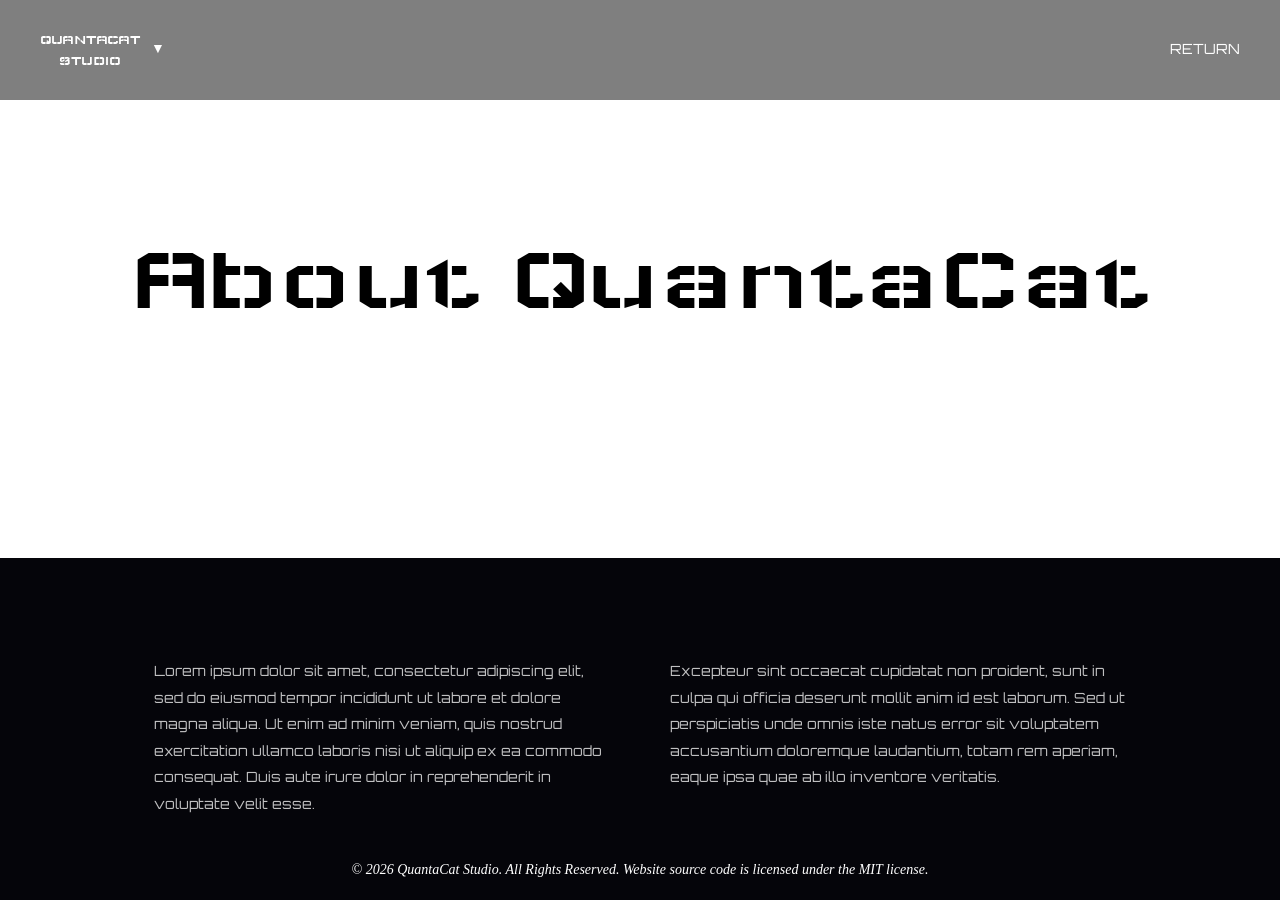
<file: html/about.html>
<!DOCTYPE html>
<html lang="en">
<head>
    <meta charset="UTF-8">
    <meta name="viewport" content="width=device-width, initial-scale=1.0">
    <title>QuantaCat | About</title>
    <link rel="stylesheet" href="../css/about.css">
    <link rel="preconnect" href="https://fonts.gstatic.com" crossorigin>
</head>
<body>
<header class="top-bar">
    <nav class="navbar">
        <div class="quantacat-dropdown" tabindex="0">
            <label class="quantacat-dropdown-label">
                QUANTACAT <br>STUDIO
                <i class="dropdown-arrow">▼</i>
            </label>
            <div class="quantacat-dropdown-content">
                <ul>
                    <li><a href="about.html">About</a></li>
                    <li><a href="contact.html">Contact</a></li>
                    <li><a href="community.php">Community</a></li>
                    <li><a href="Other Game Ideas.html">Other Game Ideas</a></li>
                </ul>
            </div>
        </div>
        <a class="navbar-return" href="../index.html">RETURN</a>
    </nav>
</header>
<main class="about-main">
    <section class="about-header">
        <img class="about-art" src="../images/Placeholder About Header.png" alt="QuantaCat Studio header art">
        <h1 class="about-title"><span>About</span> <span>QuantaCat</span></h1>
    </section>
    <section class="about-text">
        <div class="about-text-columns">
            <p>
                Lorem ipsum dolor sit amet, consectetur adipiscing elit, sed do eiusmod tempor incididunt ut labore et dolore magna aliqua. Ut enim ad minim veniam, quis nostrud exercitation ullamco laboris nisi ut aliquip ex ea commodo consequat. Duis aute irure dolor in reprehenderit in voluptate velit esse.
            </p>
            <p>
                Excepteur sint occaecat cupidatat non proident, sunt in culpa qui officia deserunt mollit anim id est laborum. Sed ut perspiciatis unde omnis iste natus error sit voluptatem accusantium doloremque laudantium, totam rem aperiam, eaque ipsa quae ab illo inventore veritatis.
            </p>
        </div>
    </section>
</main>
<footer>
    <p>© 2026 QuantaCat Studio. All Rights Reserved. Website source code is licensed under the MIT license.</p>
</footer>
</body>
</html>
</file>
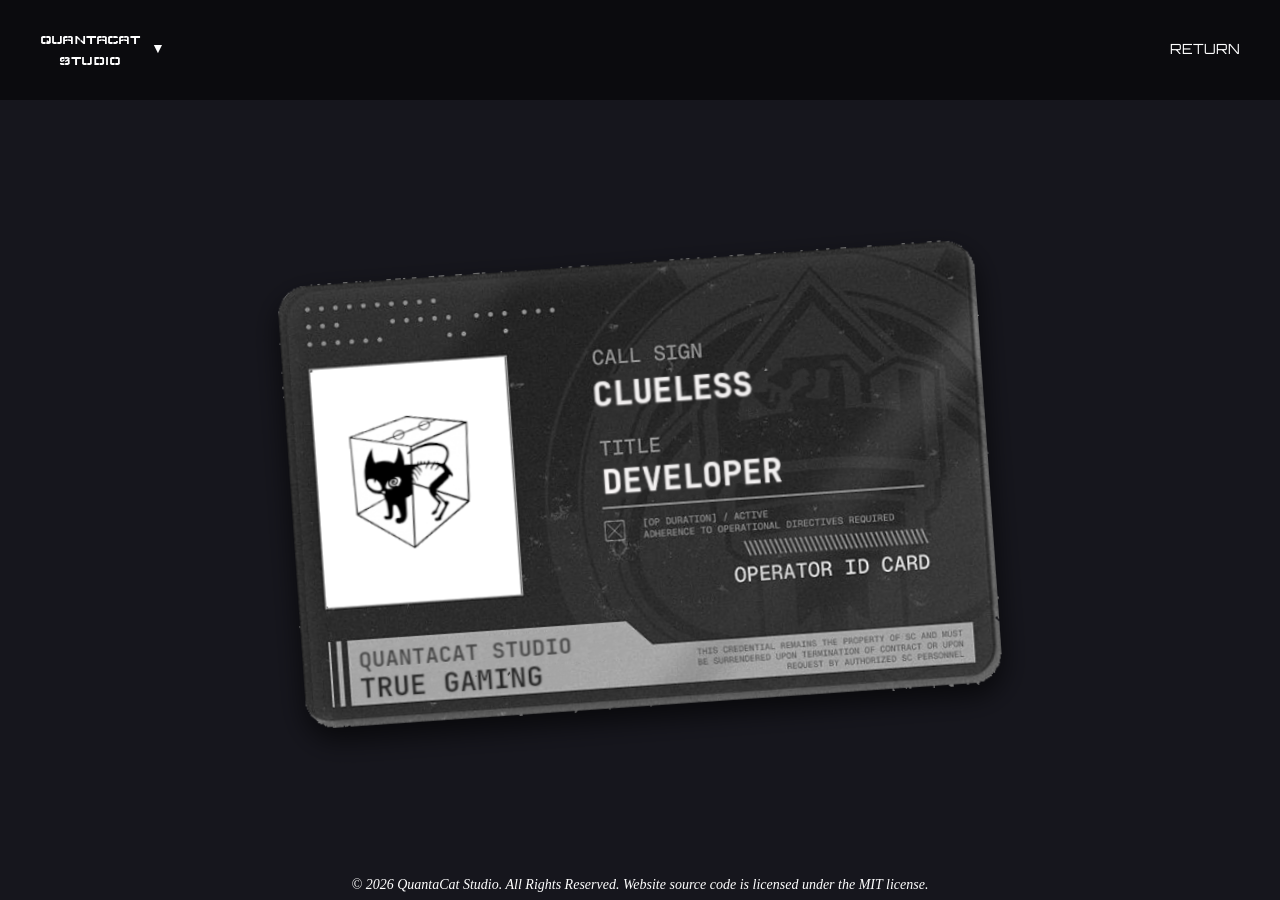
<file: html/contact.html>
<!DOCTYPE html>
<html lang="en">
<head>
    <meta charset="UTF-8">
    <meta name="viewport" content="width=device-width, initial-scale=1.0">
    <title>QuantaCat | Contact</title>
    <link rel="stylesheet" href="../css/contact.css">
    <link rel="preconnect" href="https://fonts.gstatic.com" crossorigin>
</head>
<body>
<header class="top-bar">
    <nav class="navbar">
        <div class="quantacat-dropdown" tabindex="0">
            <label class="quantacat-dropdown-label">
                QUANTACAT <br>STUDIO
                <i class="dropdown-arrow">▼</i>
            </label>
            <div class="quantacat-dropdown-content">
                <ul>
                    <li><a href="about.html">About</a></li>
                    <li><a href="contact.html">Contact</a></li>
                    <li><a href="community.php">Community</a></li>
                    <li><a href="Other Game Ideas.html">Other Game Ideas</a></li>
                </ul>
            </div>
        </div>
        <a class="navbar-return" href="../index.html">RETURN</a>
    </nav>
</header>
<main class="contact-main">
    <section class="contact-id">
        <div class="contact-card">
            <img src="../images/Placeholder Clueless ID.png" alt="Clueless ID Card">
        </div>
    </section>
</main>
<footer>
    <p>© 2026 QuantaCat Studio. All Rights Reserved. Website source code is licensed under the MIT license.</p>
</footer>
</body>
</html>
</file>
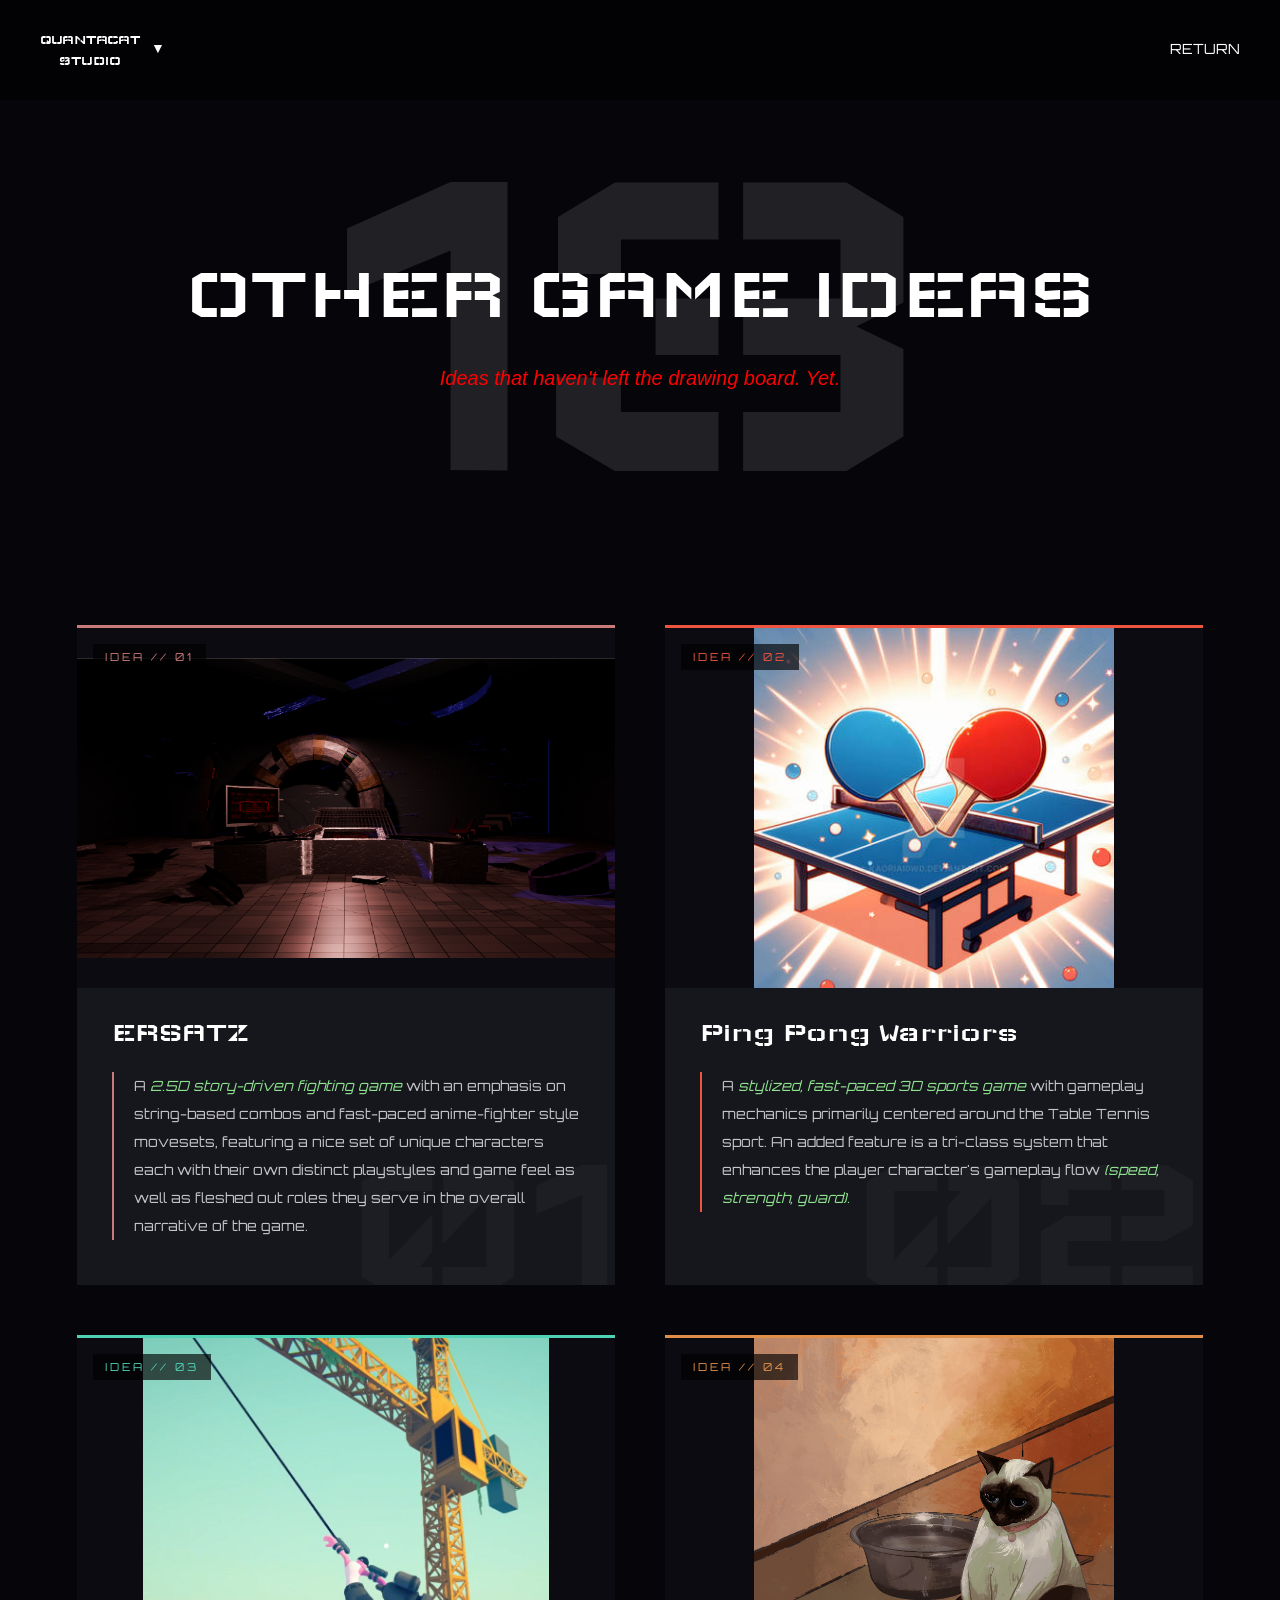
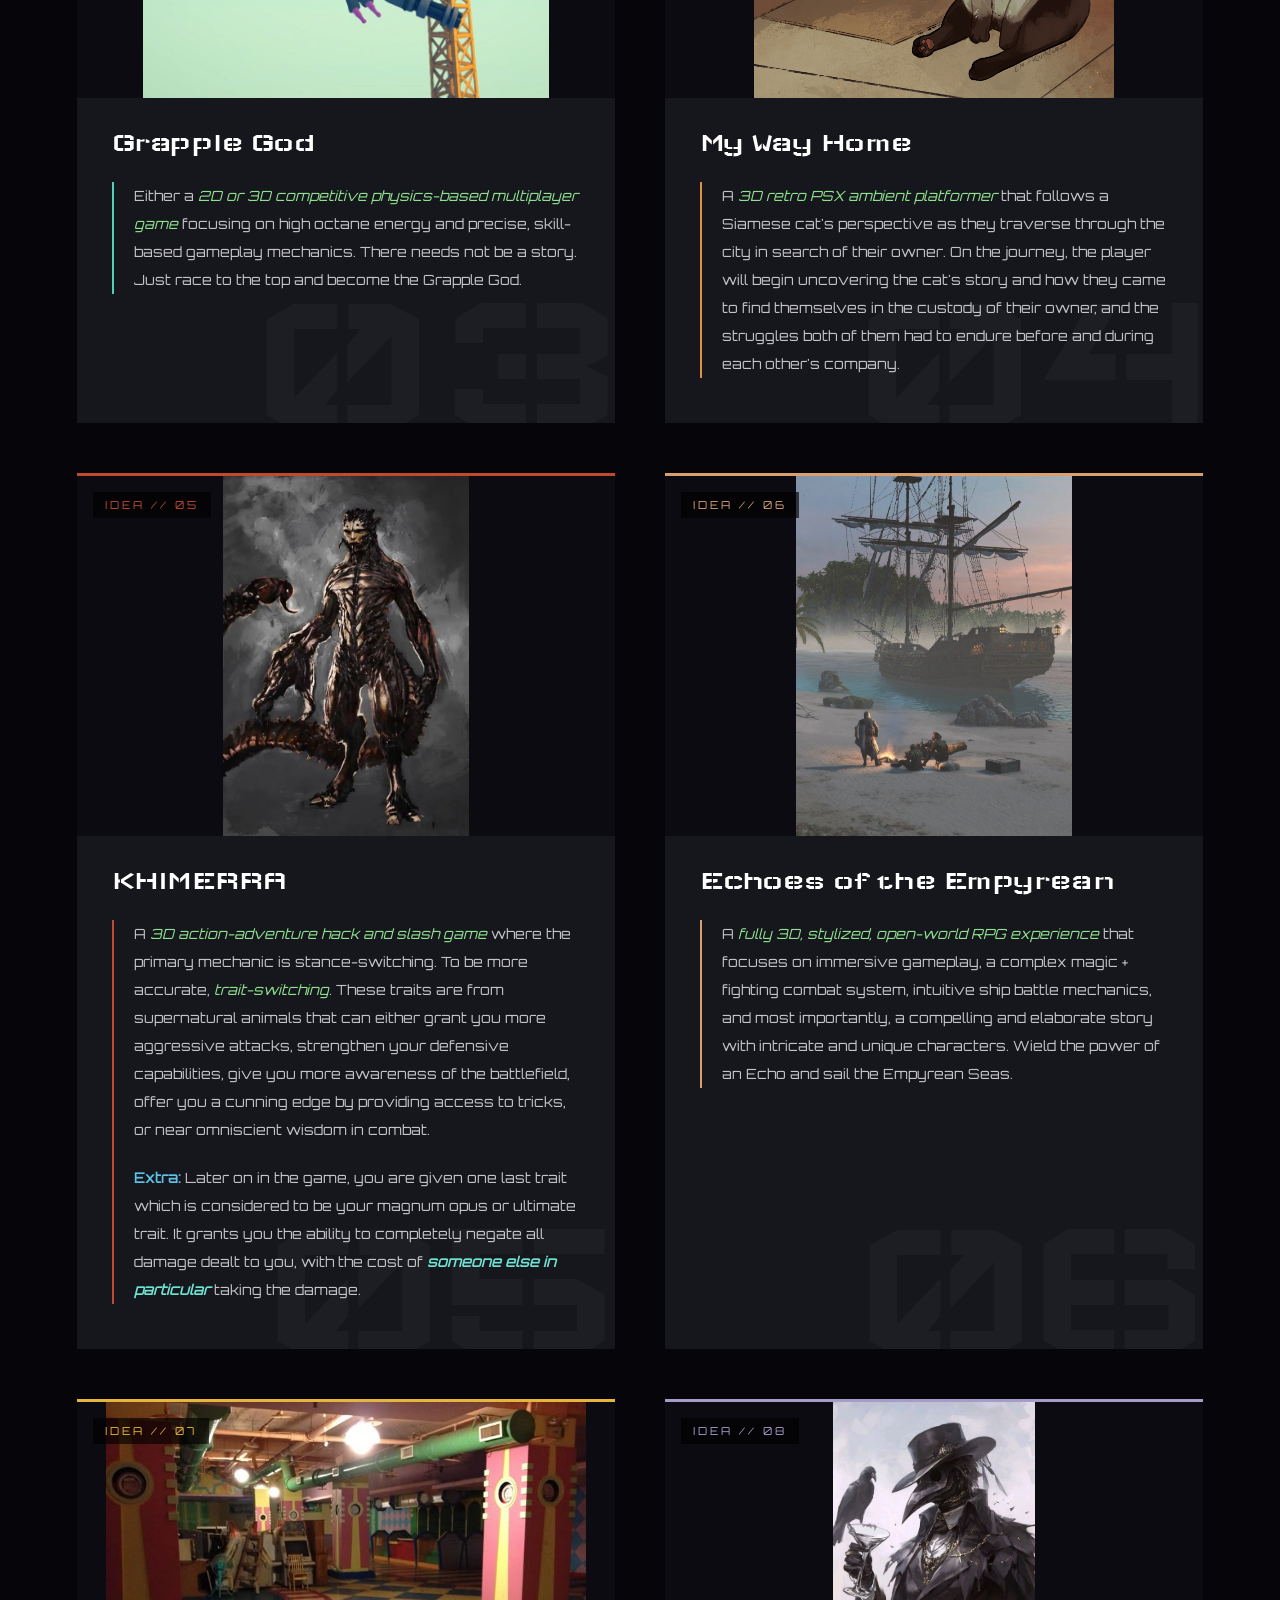
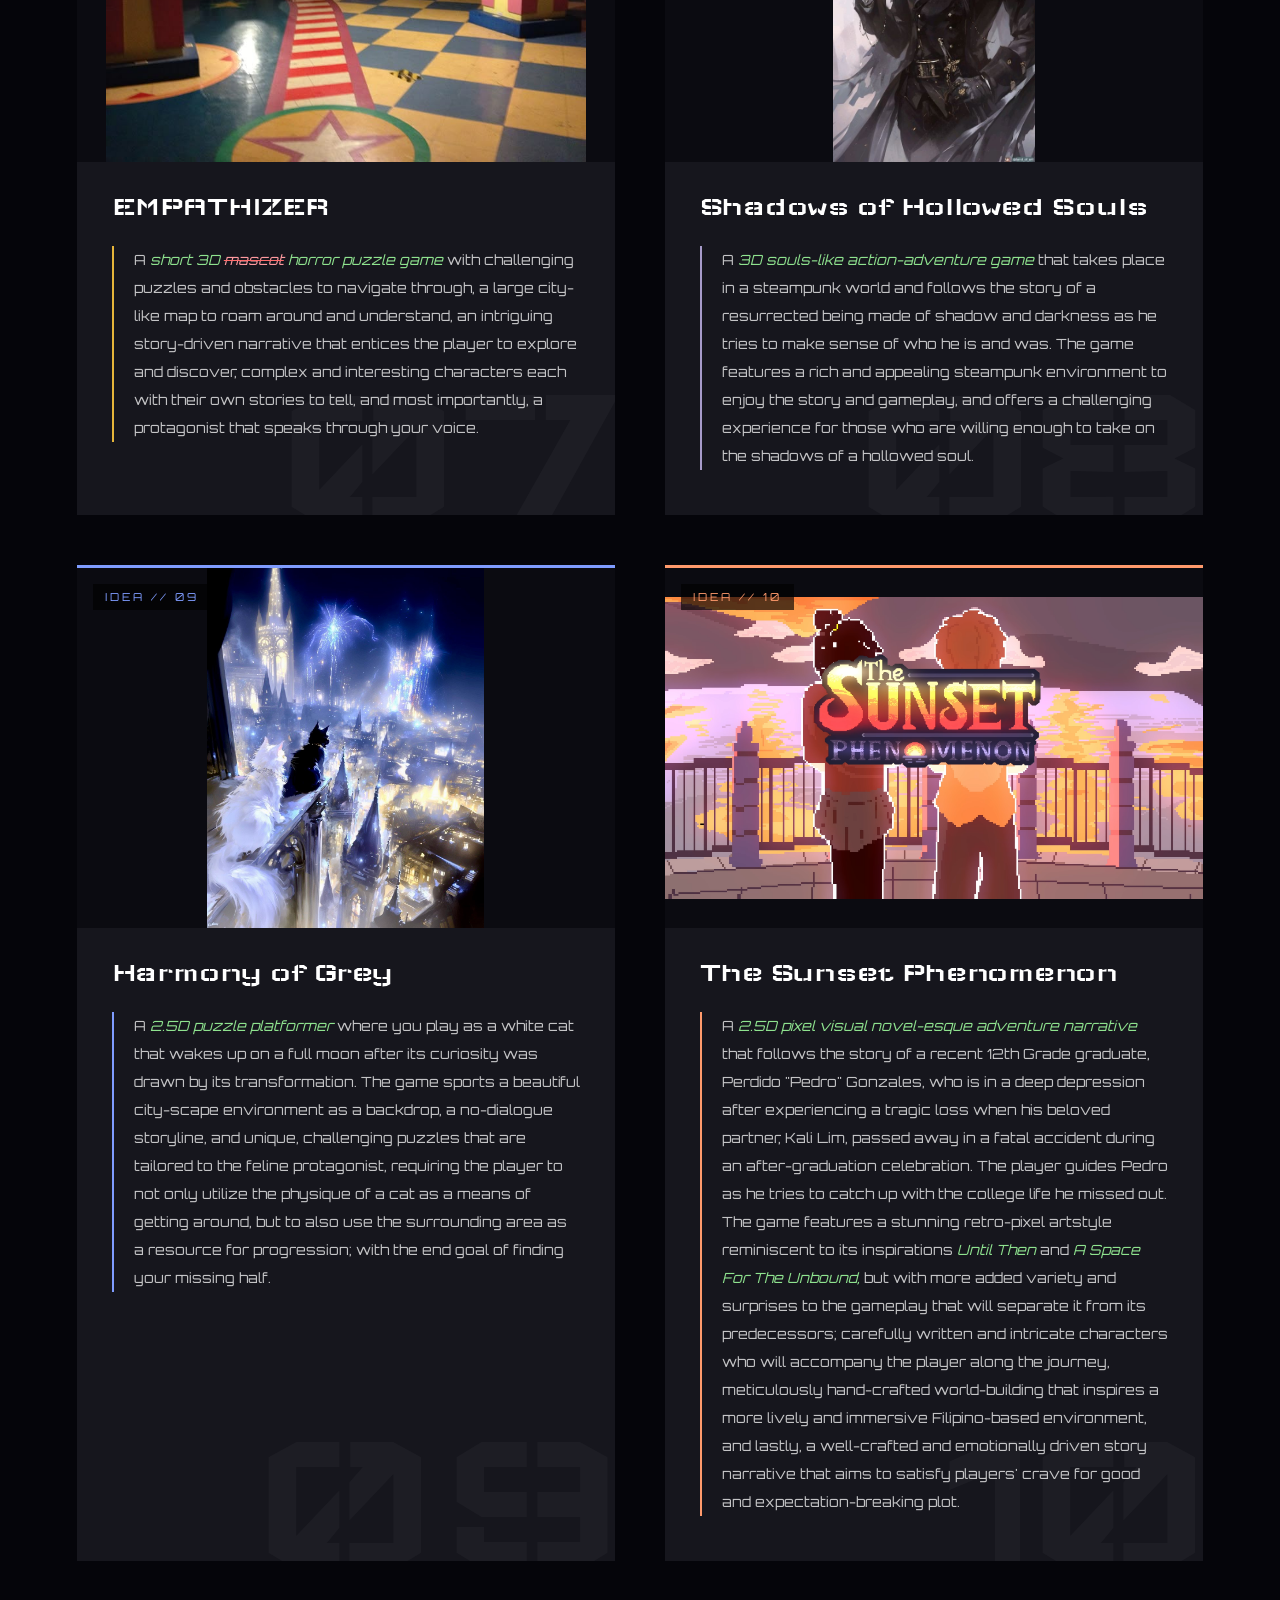
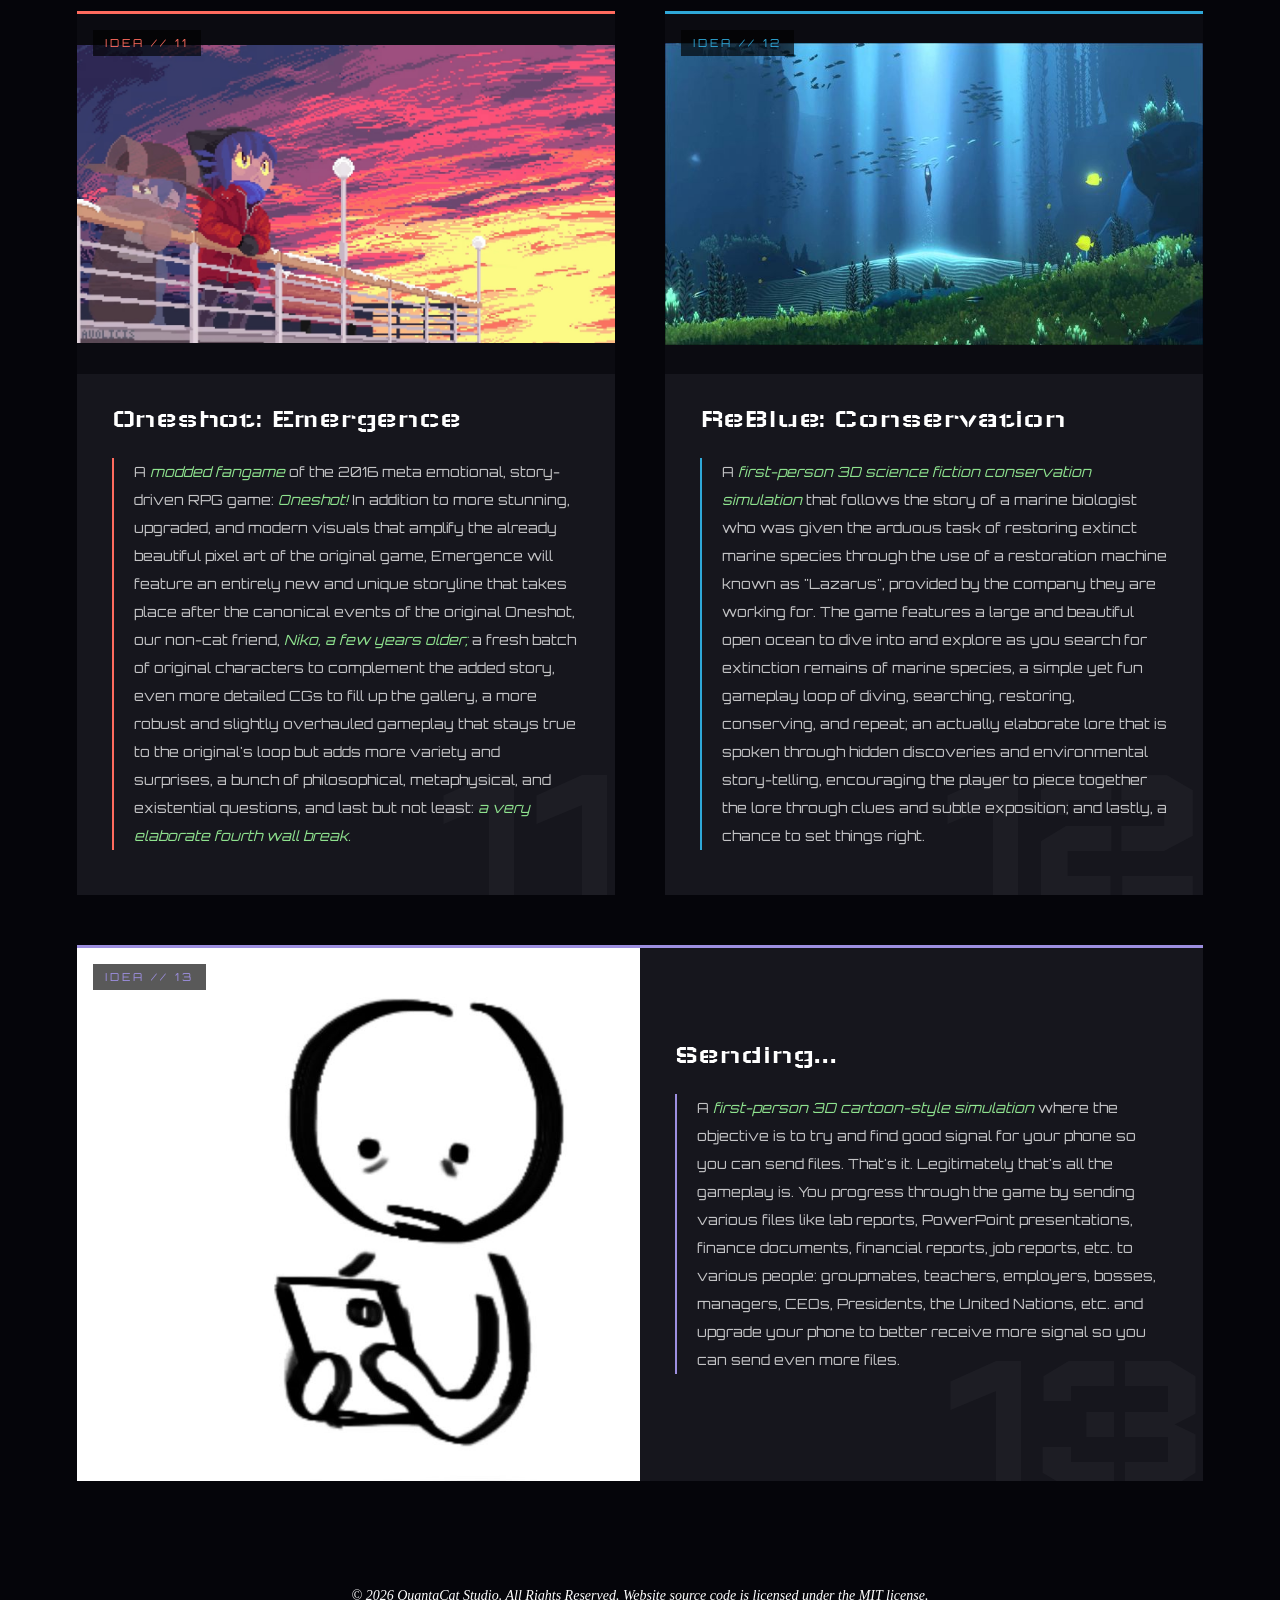
<file: html/Other Game Ideas.html>
<!DOCTYPE html>
<html lang="en">
<head>
    <meta charset="UTF-8">
    <meta name="viewport" content="width=device-width, initial-scale=1.0">
    <title>QuantaCat | Other Game Ideas</title>
    <link rel="stylesheet" href="../css/Other Game Ideas.css">
    <link rel="preconnect" href="https://fonts.gstatic.com" crossorigin>
</head>
<body>
<header class="top-bar">
    <nav class="navbar">
        <div class="quantacat-dropdown" tabindex="0">
            <label class="quantacat-dropdown-label">
                QUANTACAT <br>STUDIO
                <i class="dropdown-arrow">▼</i>
            </label>
            <div class="quantacat-dropdown-content">
                <ul>
                    <li><a href="about.html">About</a></li>
                    <li><a href="contact.html">Contact</a></li>
                    <li><a href="community.php">Community</a></li>
                    <li><a href="Other Game Ideas.html">Other Game Ideas</a></li>
                </ul>
            </div>
        </div>
        <a class="navbar-return" href="../index.html">RETURN</a>
    </nav>
</header>
<main>
    <section class="ideas-intro">
        <div class="ideas-background-number"> 13 </div>
        <h1>OTHER GAME IDEAS</h1>
        <h2 class="ideas-subtext">
            Ideas that haven't left the drawing board. Yet.
        </h2>
    </section>
    <section class="ideas-gallery">
        <div class="ideas-grid">
            <article class="ideas-card">
                <div class="ideas-card-image">
                    <img src="../images/Other Game Ideas Images/ERSATZ Thumbnail.png" alt="Ersatz placeholder" loading="lazy"/>
                    <div class="ideas-card-label"> IDEA // 01 </div>
                </div>
                <div class="ideas-card-text">
                    <h3>ERSATZ</h3>
                    <div class="ideas-card-description">
                        <p>
                            A <span class="ideas-highlight">2.5D story-driven fighting game</span> with an emphasis on string-based combos and fast-paced anime-fighter style movesets, featuring a nice set of unique characters each with their own distinct playstyles and game feel as well as fleshed out roles they serve in the overall narrative of the game.
                        </p>
                    </div>
                </div>
                <div class="ideas-card-number"> 01 </div>
            </article>
            <article class="ideas-card">
                <div class="ideas-card-image">
                    <img src="../images/Other Game Ideas Images/Ping Pong Warriors Thumbnail.png" alt="Ping Pong Warriors placeholder" loading="lazy"/>
                    <div class="ideas-card-label"> IDEA // 02 </div>
                </div>
                <div class="ideas-card-text">
                    <h3>Ping Pong Warriors</h3>
                    <div class="ideas-card-description">
                        <p>
                            A <span class="ideas-highlight">stylized, fast-paced 3D sports game</span> with gameplay mechanics primarily centered around the Table Tennis sport. An added feature is a tri-class system that enhances the player character's gameplay flow <span class="ideas-highlight">(speed, strength, guard).</span>
                        </p>
                    </div>
                </div>
                <div class="ideas-card-number"> 02 </div>
            </article>
            <article class="ideas-card">
                <div class="ideas-card-image">
                    <img src="../images/Other Game Ideas Images/Grapple God Thumbnail.png" alt="Grapple God placeholder" loading="lazy"/>
                    <div class="ideas-card-label"> IDEA // 03 </div>
                </div>
                <div class="ideas-card-text">
                    <h3>Grapple God</h3>
                    <div class="ideas-card-description">
                        <p>
                            Either a <span class="ideas-highlight">2D or 3D competitive physics-based multiplayer game</span> focusing on high octane energy and precise, skill-based gameplay mechanics. There needs not be a story. Just race to the top and become the Grapple God.
                        </p>
                    </div>
                </div>
                <div class="ideas-card-number"> 03 </div>
            </article>
            <article class="ideas-card">
                <div class="ideas-card-image">
                    <img src="../images/Other Game Ideas Images/My Way Home Thumbnail.png" alt="My Way Home placeholder" loading="lazy"/>
                    <div class="ideas-card-label"> IDEA // 04 </div>
                </div>
                <div class="ideas-card-text">
                    <h3>My Way Home</h3>
                    <div class="ideas-card-description">
                        <p>
                            A <span class="ideas-highlight">3D retro PSX ambient platformer</span> that follows a Siamese cat's perspective as they traverse through the city in search of their owner. On the journey, the player will begin uncovering the cat's story and how they came to find themselves in the custody of their owner, and the struggles both of them had to endure before and during each other's company.
                        </p>
                    </div>
                </div>
                <div class="ideas-card-number"> 04 </div>
            </article>
            <article class="ideas-card">
                <div class="ideas-card-image">
                    <img src="../images/Other Game Ideas Images/Khimerra Thumbnail.jpeg" alt="Khimerra placeholder" loading="lazy"/>
                    <div class="ideas-card-label"> IDEA // 05 </div>
                </div>
                <div class="ideas-card-text">
                    <h3>KHIMERRA</h3>
                    <div class="ideas-card-description">
                        <p>
                            A <span class="ideas-highlight">3D action-adventure hack and slash game</span> where the primary mechanic is stance-switching. To be more accurate, <span class="ideas-highlight">trait-switching.</span> These traits are from supernatural animals that can either grant you more aggressive attacks, strengthen your defensive capabilities, give you more awareness of the battlefield, offer you a cunning edge by providing access to tricks, or near omniscient wisdom in combat.
                        </p>
                        <p>
                            <span class="ideas-extra">Extra:</span> Later on in the game, you are given one last trait which is considered to be your magnum opus or ultimate trait. It grants you the ability to completely negate all damage dealt to you, with the cost of <span class="ideas-highlight-alt">someone else in particular</span> taking the damage.
                        </p>
                    </div>
                </div>
                <div class="ideas-card-number"> 05 </div>
            </article>
            <article class="ideas-card">
                <div class="ideas-card-image">
                    <img src="../images/Other Game Ideas Images/Echoes of the Empyrean Thumbnail.jpg" alt="Echoes of the Empyrean placeholder" loading="lazy"/>
                    <div class="ideas-card-label"> IDEA // 06 </div>
                </div>
                <div class="ideas-card-text">
                    <h3>Echoes of the Empyrean</h3>
                    <div class="ideas-card-description">
                        <p>
                            A <span class="ideas-highlight">fully 3D, stylized, open-world RPG experience</span> that focuses on immersive gameplay, a complex magic + fighting combat system, intuitive ship battle mechanics, and most importantly, a compelling and elaborate story with intricate and unique characters. Wield the power of an Echo and sail the Empyrean Seas.
                        </p>
                    </div>
                </div>
                <div class="ideas-card-number"> 06 </div>
            </article>
            <article class="ideas-card">
                <div class="ideas-card-image">
                    <img src="../images/Other Game Ideas Images/Empathizer Thumbnail.jpeg" alt="Empathizer placeholder" loading="lazy"/>
                    <div class="ideas-card-label"> IDEA // 07 </div>
                </div>
                <div class="ideas-card-text">
                    <h3>EMPATHIZER</h3>
                    <div class="ideas-card-description">
                        <p>
                            A <span class="ideas-highlight">short 3D <span class="ideas-strike">mascot</span> horror puzzle game</span> with challenging puzzles and obstacles to navigate through, a large city-like map to roam around and understand, an intriguing story-driven narrative that entices the player to explore and discover, complex and interesting characters each with their own stories to tell, and most importantly, a protagonist that speaks through your voice.
                        </p>
                    </div>
                </div>
                <div class="ideas-card-number"> 07 </div>
            </article>
            <article class="ideas-card">
                <div class="ideas-card-image">
                    <img src="../images/Other Game Ideas Images/Shadows of Hollow Souls.png" alt="Shadows of Hollowed Souls placeholder" loading="lazy"/>
                    <div class="ideas-card-label"> IDEA // 08 </div>
                </div>
                <div class="ideas-card-text">
                    <h3>Shadows of Hollowed Souls</h3>
                    <div class="ideas-card-description">
                        <p>
                            A <span class="ideas-highlight">3D souls-like action-adventure game</span> that takes place in a steampunk world and follows the story of a resurrected being made of shadow and darkness as he tries to make sense of who he is and was. The game features a rich and appealing steampunk environment to enjoy the story and gameplay, and offers a challenging experience for those who are willing enough to take on the shadows of a hollowed soul.
                        </p>
                    </div>
                </div>
                <div class="ideas-card-number"> 08 </div>
            </article>
            <article class="ideas-card">
                <div class="ideas-card-image">
                    <img src="../images/Other Game Ideas Images/Harmony of Grey.png" alt="Harmony of Grey placeholder" loading="lazy"/>
                    <div class="ideas-card-label"> IDEA // 09 </div>
                </div>
                <div class="ideas-card-text">
                    <h3>Harmony of Grey</h3>
                    <div class="ideas-card-description">
                        <p>
                            A <span class="ideas-highlight">2.5D puzzle platformer</span> where you play as a white cat that wakes up on a full moon after its curiosity was drawn by its transformation. The game sports a beautiful city-scape environment as a backdrop, a no-dialogue storyline, and unique, challenging puzzles that are tailored to the feline protagonist, requiring the player to not only utilize the physique of a cat as a means of getting around, but to also use the surrounding area as a resource for progression; with the end goal of finding your missing half.
                        </p>
                    </div>
                </div>
                <div class="ideas-card-number"> 09 </div>
            </article>
            <article class="ideas-card">
                <div class="ideas-card-image">
                    <img src="../images/Other Game Ideas Images/The Sunset Phenomenon Thumbnail.png" alt="The Sunset Phenomenon placeholder" loading="lazy"/>
                    <div class="ideas-card-label"> IDEA // 10 </div>
                </div>
                <div class="ideas-card-text">
                    <h3>The Sunset Phenomenon</h3>
                    <div class="ideas-card-description">
                        <p>
                            A <span class="ideas-highlight">2.5D pixel visual novel-esque adventure narrative</span> that follows the story of a recent 12th Grade graduate, Perdido "Pedro" Gonzales, who is in a deep depression after experiencing a tragic loss when his beloved partner, Kali Lim, passed away in a fatal accident during an after-graduation celebration. The player guides Pedro as he tries to catch up with the college life he missed out. The game features a stunning retro-pixel artstyle reminiscent to its inspirations <span class="ideas-highlight">Until Then</span> and <span class="ideas-highlight">A Space For The Unbound,</span> but with more added variety and surprises to the gameplay that will separate it from its predecessors; carefully written and intricate characters who will accompany the player along the journey, meticulously hand-crafted world-building that inspires a more lively and immersive Filipino-based environment, and lastly, a well-crafted and emotionally driven story narrative that aims to satisfy players' crave for good and expectation-breaking plot.
                        </p>
                    </div>
                </div>
                <div class="ideas-card-number"> 10 </div>
            </article>
            <article class="ideas-card">
                <div class="ideas-card-image">
                    <img src="../images/Other Game Ideas Images/Oneshot Emergence Thumbnail.jpg" alt="Oneshot: Emergence placeholder" loading="lazy"/>
                    <div class="ideas-card-label"> IDEA // 11 </div>
                </div>
                <div class="ideas-card-text">
                    <h3>Oneshot: Emergence</h3>
                    <div class="ideas-card-description">
                        <p>
                            A <span class="ideas-highlight">modded fangame</span> of the 2016 meta emotional, story-driven RPG game: <span class="ideas-highlight">Oneshot!</span> In addition to more stunning, upgraded, and modern visuals that amplify the already beautiful pixel art of the original game, Emergence will feature an entirely new and unique storyline that takes place after the canonical events of the original Oneshot, our non-cat friend, <span class="ideas-highlight">Niko, a few years older;</span> a fresh batch of original characters to complement the added story, even more detailed CGs to fill up the gallery, a more robust and slightly overhauled gameplay that stays true to the original's loop but adds more variety and surprises, a bunch of philosophical, metaphysical, and existential questions, and last but not least: <span class="ideas-highlight">a very elaborate fourth wall break.</span>
                        </p>
                    </div>
                </div>
                <div class="ideas-card-number"> 11 </div>
            </article>
            <article class="ideas-card">
                <div class="ideas-card-image">
                    <img src="../images/Other Game Ideas Images/Reblue Conservation.jpg" alt="ReBlue: Conservation placeholder" loading="lazy"/>
                    <div class="ideas-card-label"> IDEA // 12 </div>
                </div>
                <div class="ideas-card-text">
                    <h3>ReBlue: Conservation</h3>
                    <div class="ideas-card-description">
                        <p>
                            A <span class="ideas-highlight">first-person 3D science fiction conservation simulation</span> that follows the story of a marine biologist who was given the arduous task of restoring extinct marine species through the use of a restoration machine known as "Lazarus", provided by the company they are working for. The game features a large and beautiful open ocean to dive into and explore as you search for extinction remains of marine species, a simple yet fun gameplay loop of diving, searching, restoring, conserving, and repeat; an actually elaborate lore that is spoken through hidden discoveries and environmental story-telling, encouraging the player to piece together the lore through clues and subtle exposition; and lastly, a chance to set things right.
                        </p>
                    </div>
                </div>
                <div class="ideas-card-number"> 12 </div>
            </article>
            <article class="ideas-card">
                <div class="ideas-card-image">
                    <img src="../images/Other Game Ideas Images/Sending.png" alt="Sending... placeholder" loading="lazy"/>
                    <div class="ideas-card-label"> IDEA // 13 </div>
                </div>
                <div class="ideas-card-text">
                    <h3>Sending...</h3>
                    <div class="ideas-card-description">
                        <p>
                            A <span class="ideas-highlight">first-person 3D cartoon-style simulation</span> where the objective is to try and find good signal for your phone so you can send files. That's it. Legitimately that's all the gameplay is. You progress through the game by sending various files like lab reports, PowerPoint presentations, finance documents, financial reports, job reports, etc. to various people: groupmates, teachers, employers, bosses, managers, CEOs, Presidents, the United Nations, etc. and upgrade your phone to better receive more signal so you can send even more files.
                        </p>
                    </div>
                </div>
                <div class="ideas-card-number"> 13 </div>
            </article>
        </div>
    </section>
</main>
<footer>
    <p>© 2026 QuantaCat Studio. All Rights Reserved. Website source code is licensed under the MIT license.</p>
</footer>
<script src="../Other Game Ideas.js"></script>
</body>
</html>
</file>
<file: css/about.css>
* {
    margin: 0;
    padding: 0;
    box-sizing: border-box;
}

html {
    height: 100%;
}

body {
    height: 100vh;
    height: 100dvh;
    background: #05050a;
    color: white;
    font-family: Arial, sans-serif;
    font-size: 14px;
    overflow: hidden;
}

.top-bar {
    position: fixed;
    top: 0;
    width: 100%;
    height: 100px;
    display: flex;
    justify-content: flex-start;
    background: rgba(0, 0, 0, 0.5);
    z-index: 100;
    transition: transform 0.3s ease;
}

.topbar-hide {
    transform: translateY(-100%);
}

.navbar {
    display: flex;
    width: 100%;
    padding-left: 40px;
    padding-right: 40px;
    padding-top: 25px;
    gap: 70px;
}

.navbar a {
    padding-left: 30px;
    padding-top: 15px;
    color: white;
    font-family: "Orbitron", sans-serif;
    text-decoration: none;
    transition: color 0.4s ease;
}

.navbar a:hover {
    color: #780606;
}

.navbar-return {
    margin-left: auto;
}

.quantacat-dropdown {
    position: relative;
    display: inline-block;
}

.quantacat-dropdown-label {
    display: block;
    padding-top: 5px;
    text-align: center;
    line-height: 1.5;
    cursor: pointer;
    font-family: "Wallpoet", sans-serif;
}

.dropdown-arrow {
    position: absolute;
    transform: translate(30px, -12px);
}

.quantacat-dropdown-content {
    position: absolute;
    top: 100%;
    left: -25px;
    background-color: #000;
    min-width: 180px;
    z-index: 100;
    opacity: 0;
    visibility: hidden;
    transform: translateY(-8px);
    transition: opacity 0.2s ease, transform 0.2s ease, visibility 0.2s ease;
}

.quantacat-dropdown:hover .quantacat-dropdown-content,
.quantacat-dropdown:focus-within .quantacat-dropdown-content {
    opacity: 1;
    visibility: visible;
    transform: translateY(0);
}

.quantacat-dropdown-content ul {
    list-style: none;
    margin: 0;
    padding: 0;
}

.quantacat-dropdown-content a {
    display: block;
    padding: 10px 15px;
    color: white;
    text-decoration: none;
}

.quantacat-dropdown-content a:hover {
    background-color: #333;
    color: #2D68C4;
}

.about-header {
    position: relative;
    width: 100%;
    height: 62vh;
    overflow: hidden;
    background: #16161D;
}

.about-art {
    position: absolute;
    top: 0;
    left: 0;
    width: 100%;
    height: 100%;
    object-fit: cover;
    object-position: center bottom;
    z-index: 1;
}

.about-title {
    position: absolute;
    top: 50%;
    left: 50%;
    transform: translate(-50%, -50%);
    z-index: 3;
    font-family: "Wallpoet", sans-serif;
    font-size: clamp(36px, 7.5vw, 130px);
    font-weight: normal;
    line-height: 1;
    white-space: nowrap;
    color: black;
    text-align: center;
    pointer-events: none;
}

.about-text {
    height: 33vh;
    padding: 100px 12% 28px;
    background: #05050a;
}

.about-text-columns {
    display: grid;
    grid-template-columns: 1fr 1fr;
    gap: 60px;
    max-width: 1300px;
    margin: 0 auto;
}

.about-text-columns p {
    font-family: "Orbitron", sans-serif;
    font-size: 14px;
    line-height: 1.9;
    color: rgba(255, 255, 255, 0.75);
}

footer {
    padding: 7px;
    text-align: center;
    background: #05050a;
    font-family: "Times New Roman", serif;
    font-size: 14px;
    font-style: italic;
}

@font-face {
    font-family: 'Wallpoet';
    src: url('../fonts/Wallpoet.woff') format('woff');
    font-weight: normal;
    font-style: normal;
}

@font-face {
    font-family: 'Orbitron';
    src: url('../fonts/Orbitron.woff') format('woff');
    font-weight: normal;
    font-style: normal;
}

@media (max-height: 760px) {
    .about-text {
        padding: 28px 12% 18px;
    }

    .about-text-columns p {
        font-size: 12px;
        line-height: 1.7;
    }
}

@media (max-width: 1200px) {
    .about-text {
        padding-left: 8%;
        padding-right: 8%;
    }

    .about-text-columns {
        gap: 40px;
    }
}

@media (max-width: 768px) {
    body {
        height: auto;
        min-height: 100vh;
        min-height: 100dvh;
        overflow-x: hidden;
        overflow-y: auto;
    }

    .top-bar {
        height: 75px;
    }

    .navbar {
        width: 100%;
        padding: 15px 15px 0;
        gap: 18px;
        align-items: flex-start;
    }

    .navbar a {
        padding-left: 5px;
        padding-top: 10px;
        font-size: 11px;
    }

    .quantacat-dropdown-label {
        padding: 5px 6px 20px;
        font-size: 0;
    }

    .quantacat-dropdown-label::before {
        content: "";
        display: block;
        width: 22px;
        height: 2px;
        margin: 12px auto 0;
        background: #ffffff;
        box-shadow: 0 -7px 0 #ffffff, 0 7px 0 #ffffff;
    }

    .dropdown-arrow {
        display: none;
    }

    .quantacat-dropdown-content {
        left: -10px;
        min-width: 180px;
    }

    .about-header {
        height: 70vh;
        height: 70svh;
        min-height: 420px;
    }

    .about-title {
        font-size: clamp(36px, 13vw, 80px);
        line-height: 1.1;
    }

    .about-title span {
        display: block;
    }

    .about-text {
        height: auto;
        padding: 25px 10% 30px;
    }

    .about-text-columns {
        grid-template-columns: 1fr;
        gap: 24px;
    }

    .about-text-columns p {
        font-size: 13px;
        line-height: 1.8;
    }

    footer {
        padding: 10px 15px;
        font-size: 12px;
        line-height: 1.5;
    }
}

@media (max-width: 480px) {
    .top-bar {
        height: 65px;
    }

    .navbar {
        padding: 10px 8px 0;
        gap: 14px;
    }

    .quantacat-dropdown-content {
        left: -5px;
        min-width: 160px;
    }

    .quantacat-dropdown-content a {
        padding: 9px 12px;
        font-size: 11px;
    }

    .about-text-columns p {
        font-size: 12px;
    }

    footer {
        font-size: 10px;
    }
}
</file>
<file: css/contact.css>
* {
    margin: 0;
    padding: 0;
    box-sizing: border-box;
}

html {
    height: 100%;
}

body {
    display: flex;
    flex-direction: column;
    height: 100vh;
    height: 100dvh;
    background: #16161D;
    color: white;
    font-family: Arial, sans-serif;
    font-size: 14px;
    overflow: hidden;
}

.top-bar {
    position: fixed;
    top: 0;
    width: 100%;
    height: 100px;
    display: flex;
    justify-content: flex-start;
    background: rgba(0, 0, 0, 0.5);
    z-index: 100;
    transition: transform 0.3s ease;
}

.navbar {
    display: flex;
    width: 100%;
    padding-left: 40px;
    padding-right: 40px;
    padding-top: 25px;
    gap: 70px;
}

.navbar a {
    padding-left: 30px;
    padding-top: 15px;
    color: white;
    font-family: "Orbitron", sans-serif;
    text-decoration: none;
    transition: color 0.4s ease;
}

.navbar a:hover {
    color: #780606;
}

.navbar-return {
    margin-left: auto;
}

.quantacat-dropdown {
    position: relative;
    display: inline-block;
}

.quantacat-dropdown-label {
    display: block;
    padding-top: 5px;
    text-align: center;
    line-height: 1.5;
    cursor: pointer;
    font-family: "Wallpoet", sans-serif;
}

.dropdown-arrow {
    position: absolute;
    transform: translate(30px, -12px);
}

.quantacat-dropdown-content {
    position: absolute;
    top: 100%;
    left: -25px;
    background-color: #000;
    min-width: 180px;
    z-index: 100;
    opacity: 0;
    visibility: hidden;
    transform: translateY(-8px);
    transition: opacity 0.2s ease, transform 0.2s ease, visibility 0.2s ease;
}

.quantacat-dropdown:hover .quantacat-dropdown-content,
.quantacat-dropdown:focus-within .quantacat-dropdown-content {
    opacity: 1;
    visibility: visible;
    transform: translateY(0);
}

.quantacat-dropdown-content ul {
    list-style: none;
    margin: 0;
    padding: 0;
}

.quantacat-dropdown-content a {
    display: block;
    padding: 10px 15px;
    color: white;
    text-decoration: none;
}

.quantacat-dropdown-content a:hover {
    background-color: #333;
    color: #2D68C4;
}

.contact-main {
    display: flex;
    flex: 1;
    justify-content: center;
    align-items: center;
    min-height: 0;
    padding-top: 100px;
    overflow: hidden;
}

.contact-card {
    width: min(60vw, 700px, 90vh);
    transform: rotate(-4deg);
    animation: contactCard-Animation 2.4s both;
}

.contact-card img {
    display: block;
    width: 100%;
    height: auto;
}

@keyframes contactCard-Animation {
    0% {
        transform: translate(8vw, -100vh) rotate(35deg) scale(1.35);
        filter: drop-shadow(0 70px 45px rgba(0, 0, 0, 0.35));
        opacity: 0;
        animation-timing-function: cubic-bezier(0.16, 1, 0.3, 1);
    }
    5% {
        opacity: 1;
    }
    100% {
        transform: translate(0, 0) rotate(-4deg) scale(1);
        filter: drop-shadow(0 12px 14px rgba(0, 0, 0, 0.65));
        opacity: 1;
    }
}

footer {
    padding: 7px;
    text-align: center;
    font-family: "Times New Roman", serif;
    font-size: 14px;
    font-style: italic;
}

@font-face {
    font-family: 'Wallpoet';
    src: url('../fonts/Wallpoet.woff') format('woff');
    font-weight: normal;
    font-style: normal;
}

@font-face {
    font-family: 'Orbitron';
    src: url('../fonts/Orbitron.woff') format('woff');
    font-weight: normal;
    font-style: normal;
}

@media (max-width: 768px) {
    .top-bar {
        height: 75px;
    }

    .navbar {
        width: 100%;
        padding: 15px 15px 0;
        gap: 18px;
        align-items: flex-start;
    }

    .navbar a {
        padding-left: 5px;
        padding-top: 10px;
        font-size: 11px;
    }

    .quantacat-dropdown-label {
        padding: 5px 6px 20px;
        font-size: 0;
    }

    .quantacat-dropdown-label::before {
        content: "";
        display: block;
        width: 22px;
        height: 2px;
        margin: 12px auto 0;
        background: #ffffff;
        box-shadow: 0 -7px 0 #ffffff, 0 7px 0 #ffffff;
    }

    .dropdown-arrow {
        display: none;
    }

    .quantacat-dropdown-content {
        left: -10px;
        min-width: 180px;
    }

    .contact-main {
        padding-top: 75px;
    }

    .contact-card {
        width: min(88vw, 90vh);
    }

    footer {
        padding: 10px 15px;
        font-size: 12px;
        line-height: 1.5;
    }
}

@media (max-width: 480px) {
    .top-bar {
        height: 65px;
    }

    .navbar {
        padding: 10px 8px 0;
        gap: 14px;
    }

    .quantacat-dropdown-content {
        left: -5px;
        min-width: 160px;
    }

    .quantacat-dropdown-content a {
        padding: 9px 12px;
        font-size: 11px;
    }

    .contact-main {
        padding-top: 65px;
    }

    footer {
        font-size: 10px;
    }
}
</file>
<file: css/Other Game Ideas.css>
* {
    margin: 0;
    padding: 0;
    box-sizing: border-box;
}

body {
    background: #05050a;
    color: white;
    font-family: Arial, sans-serif;
    font-size: 14px;
    min-height: 100vh;
    overflow-x: hidden;
}

.top-bar {
    position: fixed;
    top: 0;
    width: 100%;
    height: 100px;
    display: flex;
    justify-content: flex-start;
    background: rgba(0, 0, 0, 0.5);
    z-index: 100;
    transition: transform 0.3s ease;
}

.topbar-hide {
    transform: translateY(-100%);
}

.navbar {
    display: flex;
    width: 100%;
    padding-left: 40px;
    padding-right: 40px;
    padding-top: 25px;
    gap: 70px;
}

.navbar a {
    padding-left: 30px;
    padding-top: 15px;
    color: white;
    font-family: "Orbitron", sans-serif;
    text-decoration: none;
    transition: color 0.4s ease;
}

.navbar a:hover {
    color: #780606;
}

.navbar-return {
    margin-left: auto;
}

.quantacat-dropdown {
    position: relative;
    display: inline-block;
}

.quantacat-dropdown-label {
    display: block;
    padding-top: 5px;
    text-align: center;
    line-height: 1.5;
    cursor: pointer;
    font-family: "Wallpoet", sans-serif;
}

.dropdown-arrow {
    position: absolute;
    transform: translate(30px, -12px);
}

.quantacat-dropdown-content {
    position: absolute;
    top: 100%;
    left: -25px;
    background-color: #000;
    min-width: 180px;
    z-index: 100;
    opacity: 0;
    visibility: hidden;
    transform: translateY(-8px);
    transition: opacity 0.2s ease, transform 0.2s ease, visibility 0.2s ease;
}

.quantacat-dropdown:hover .quantacat-dropdown-content,
.quantacat-dropdown:focus-within .quantacat-dropdown-content {
    opacity: 1;
    visibility: visible;
    transform: translateY(0);
}

.quantacat-dropdown-content ul {
    list-style: none;
    margin: 0;
    padding: 0;
}

.quantacat-dropdown-content a {
    display: block;
    padding: 10px 15px;
    color: white;
    text-decoration: none;
}

.quantacat-dropdown-content a:hover {
    background-color: #333;
    color: #2D68C4;
}

.ideas-gallery {
    padding: 40px 6% 100px;
}

.ideas-grid {
    display: grid;
    grid-template-columns: repeat(2, minmax(0, 1fr));
    gap: 50px;
    max-width: 1400px;
    margin: 0 auto;
}

.ideas-card {
    --accent: #780606;
    position: relative;
    display: flex;
    flex-direction: column;
    overflow: hidden;
    background-color: #16161D;
    border-top: 3px solid var(--accent);
    transition: box-shadow 0.4s ease;
}

.ideas-card:hover {
    box-shadow: 0 0 40px -12px var(--accent);
}

.ideas-card.ideas-animate {
    opacity: 0;
    transform: translateY(40px);
}

.ideas-card.is-visible {
    animation: ideasCard-Animation 0.9s ease-in-out forwards;
}

.ideas-card:nth-child(even).is-visible {
    animation-delay: 0.15s;
}

@keyframes ideasCard-Animation {
    0% {
        transform: translateY(40px);
        opacity: 0;
    }
    100% {
        transform: translateY(0);
        opacity: 1;
    }
}

.ideas-intro {
    position: relative;
    display: flex;
    flex-direction: column;
    justify-content: center;
    align-items: center;
    height: 65vh;
    min-height: 420px;
    padding: 60px 5% 0;
    overflow: hidden;
    text-align: center;
}

.ideas-background-number {
    position: absolute;
    top: 50%;
    left: 50%;
    transform: translate(-50%, -45%);
    z-index: 0;
    font-family: "Wallpoet", sans-serif;
    font-size: 500px;
    color: rgb(255 255 255 / 0.11);
    pointer-events: none;
    -webkit-user-select: none;
    user-select: none;
}

.ideas-intro h1 {
    position: relative;
    z-index: 1;
}

.ideas-subtext {
    position: relative;
    z-index: 1;
    padding-top: 35px;
    font-family: Arial, sans-serif;
    font-size: 20px;
    font-weight: normal;
    font-style: italic;
    color: red;
}

.ideas-card:nth-child(1) {
    --accent: #c97a7a;
}

.ideas-card:nth-child(2) {
    --accent: #ee5440;
}

.ideas-card:nth-child(3) {
    --accent: #4fd1b5;
}

.ideas-card:nth-child(4) {
    --accent: #e08f4a;
}

.ideas-card:nth-child(5) {
    --accent: #c0492f;
}

.ideas-card:nth-child(6) {
    --accent: #d9a06f;
}

.ideas-card:nth-child(7) {
    --accent: #e6b53a;
}

.ideas-card:nth-child(8) {
    --accent: #a79bc9;
}

.ideas-card:nth-child(9) {
    --accent: #7f9cff;
}

.ideas-card:nth-child(10) {
    --accent: #ff9a6c;
}

.ideas-card:nth-child(11) {
    --accent: #ff6b5e;
}

.ideas-card:nth-child(12) {
    --accent: #2fa8d8;
}

.ideas-card:nth-child(13) {
    --accent: #9d8fe0;
}

.ideas-card:last-child:nth-child(odd) {
    grid-column: 1 / -1;
    flex-direction: row;
}

.ideas-card-image {
    position: relative;
    display: flex;
    justify-content: center;
    height: 360px;
    background-color: #0b0b11;
    overflow: hidden;
}

.ideas-card-image img {
    width: 100%;
    height: 100%;
    object-fit: contain;
    transition: transform 0.6s ease;
}

.ideas-card:hover .ideas-card-image img {
    transform: scale(1.04);
}

.ideas-card:last-child:nth-child(odd) .ideas-card-image {
    flex: 0 0 50%;
    height: auto;
    min-height: 400px;
}

.ideas-card-label {
    position: absolute;
    top: 16px;
    left: 16px;
    z-index: 1;
    padding: 6px 12px;
    background: rgba(0, 0, 0, 0.65);
    font-family: "Orbitron", sans-serif;
    font-size: 11px;
    letter-spacing: 3px;
    color: var(--accent);
}

.ideas-card-text {
    position: relative;
    z-index: 1;
    flex: 1;
    padding: 30px 35px 45px;
}

.ideas-card:last-child:nth-child(odd) .ideas-card-text {
    display: flex;
    flex-direction: column;
    justify-content: center;
}

.ideas-card-text h3 {
    margin-bottom: 25px;
    font-family: "Wallpoet", sans-serif;
    font-size: clamp(22px, 2.2vw, 32px);
    font-weight: normal;
    transition: color 0.4s ease;
}

.ideas-card:hover .ideas-card-text h3 {
    color: var(--accent);
}

.ideas-card-description {
    padding-left: 20px;
    border-left: 2px solid var(--accent);
    font-family: "Orbitron", sans-serif;
    font-size: 14px;
    line-height: 2;
    color: rgba(255, 255, 255, 0.75);
}

.ideas-card-description p + p {
    margin-top: 20px;
}

.ideas-highlight {
    font-style: italic;
    color: #8fe38f;
}

.ideas-highlight-alt {
    font-weight: bold;
    font-style: italic;
    color: #6fe3d1;
}

.ideas-extra {
    font-weight: bold;
    color: #5fc3e8;
}

.ideas-strike {
    text-decoration: line-through;
    text-decoration-color: #ff6b6b;
    color: #ff9aa0;
}

.ideas-card-number {
    position: absolute;
    right: -10px;
    bottom: -50px;
    z-index: 0;
    font-family: "Wallpoet", sans-serif;
    font-size: 220px;
    color: rgba(255, 255, 255, 0.03);
    pointer-events: none;
    -webkit-user-select: none;
    user-select: none;
}

h1 {
    font-family: "Wallpoet", sans-serif;
    font-size: clamp(40px, 6vw, 80px);
    font-weight: normal;
}

footer {
    padding: 7px;
    text-align: center;
    font-family: "Times New Roman", serif;
    font-size: 14px;
    font-style: italic;
}

@font-face {
    font-family: 'Wallpoet';
    src: url('../fonts/Wallpoet.woff') format('woff');
    font-weight: normal;
    font-style: normal;
}

@font-face {
    font-family: 'Orbitron';
    src: url('../fonts/Orbitron.woff') format('woff');
    font-weight: normal;
    font-style: normal;
}

@media (max-width: 1200px) {
    .ideas-grid {
        gap: 35px;
    }

    .ideas-card-text {
        padding: 25px 25px 40px;
    }

    .ideas-card-description {
        font-size: 13px;
        line-height: 1.9;
    }
}

@media (max-width: 768px) {
    .top-bar {
        height: 75px;
    }

    .navbar {
        width: 100%;
        padding: 15px 15px 0;
        gap: 18px;
        align-items: flex-start;
    }

    .navbar a {
        padding-left: 5px;
        padding-top: 10px;
        font-size: 11px;
    }

    .quantacat-dropdown-label {
        padding: 5px 6px 20px;
        font-size: 0;
    }

    .quantacat-dropdown-label::before {
        content: "";
        display: block;
        width: 22px;
        height: 2px;
        margin: 12px auto 0;
        background: #ffffff;
        box-shadow: 0 -7px 0 #ffffff, 0 7px 0 #ffffff;
    }

    .dropdown-arrow {
        display: none;
    }

    .quantacat-dropdown-content {
        left: -10px;
        min-width: 180px;
    }

    h1 {
        font-size: 50px;
        line-height: 1.1;
    }

    .ideas-intro {
        height: 60vh;
        height: 60svh;
        min-height: 380px;
    }

    .ideas-background-number {
        font-size: 300px;
    }

    .ideas-subtext {
        padding-top: 25px;
        font-size: 17px;
    }

    .ideas-gallery {
        padding: 30px 6% 80px;
    }

    .ideas-grid {
        grid-template-columns: 1fr;
        gap: 35px;
    }

    .ideas-card:nth-child(even).is-visible {
        animation-delay: 0s;
    }

    .ideas-card:last-child:nth-child(odd) {
        flex-direction: column;
    }

    .ideas-card-image {
        height: 300px;
    }

    .ideas-card:last-child:nth-child(odd) .ideas-card-image {
        flex: none;
        height: 300px;
        min-height: 0;
    }

    .ideas-card-number {
        font-size: 160px;
        bottom: -30px;
    }

    footer {
        padding: 10px 15px;
        font-size: 12px;
        line-height: 1.5;
    }
}

@media (max-width: 480px) {
    .top-bar {
        height: 65px;
    }

    .navbar {
        padding: 10px 8px 0;
        gap: 14px;
    }

    .quantacat-dropdown-content {
        left: -5px;
        min-width: 160px;
    }

    .quantacat-dropdown-content a {
        padding: 9px 12px;
        font-size: 11px;
    }

    h1 {
        font-size: 35px;
        line-height: 1.15;
    }

    .ideas-background-number {
        font-size: 220px;
    }

    .ideas-subtext {
        padding-top: 18px;
        font-size: 14px;
    }

    .ideas-card-image,
    .ideas-card:last-child:nth-child(odd) .ideas-card-image {
        height: 240px;
    }

    .ideas-card-text {
        padding: 22px 20px 35px;
    }

    .ideas-card-description {
        padding-left: 15px;
        font-size: 12px;
        line-height: 1.8;
    }

    footer {
        font-size: 10px;
    }
}

@media (max-width: 360px) {
    h1 {
        font-size: 29px;
    }

    .ideas-subtext {
        font-size: 12px;
    }
}
</file>
